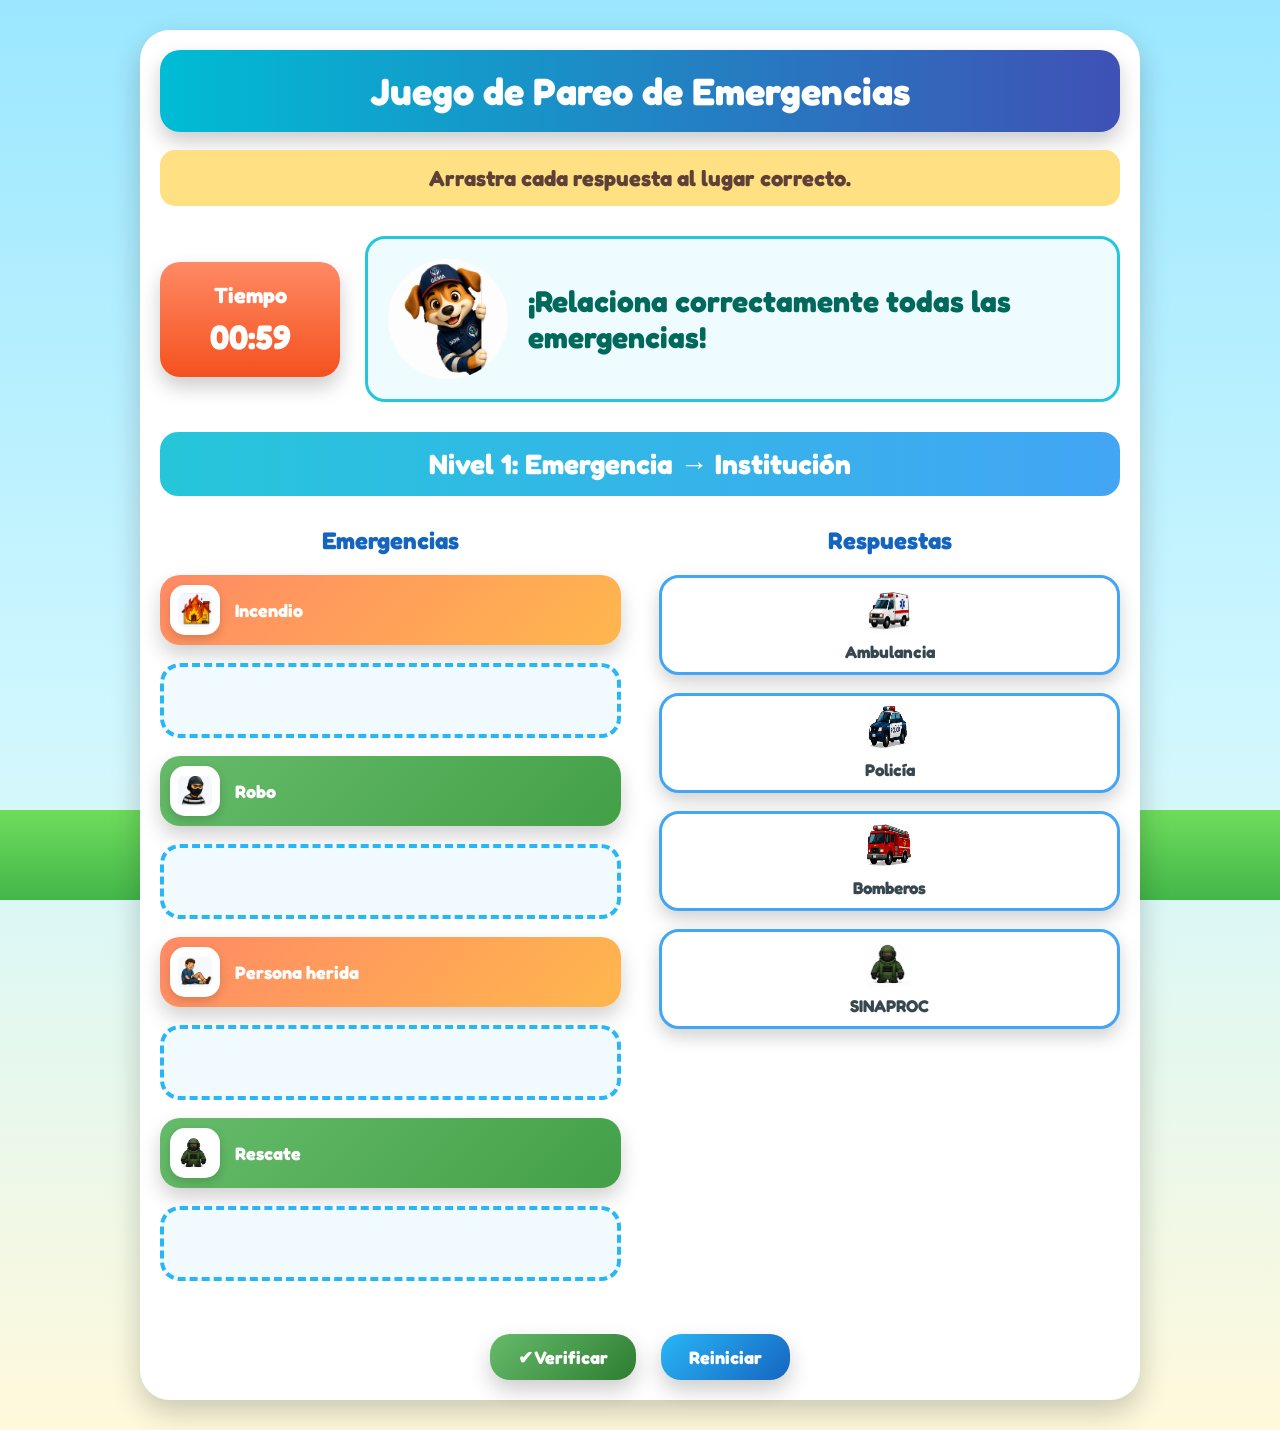
<file: index.html>
<!DOCTYPE html>
<html lang="es">

<head>

<meta charset="UTF-8">
<meta name="viewport" content="width=device-width, initial-scale=1.0">

<title>GEMA | Juego de Pareo</title>

<link rel="stylesheet" href="matchcss.css">

<link href="https://fonts.googleapis.com/css2?family=Fredoka:wght@400;500;600;700&display=swap" rel="stylesheet">
<link rel="icon" type="image/png" href="LOGO-removebg.png">


</head>

<body>

<div class="fondo">

    <div class="contenedor">

        <header>

            <h1> Juego de Pareo de Emergencias </h1>

            <p>
                Arrastra cada respuesta al lugar correcto.
            </p>

        </header>

        <section class="panelSuperior">

            <div class="cronometro">

                <span> Tiempo</span>

                <div id="timer">
                    01:00
                </div>

            </div>

            <div class="mascotaBox">

                <img src="mascota.png" class="mascota">

                <div id="msg">

                    <h1>¡Relaciona correctamente todas las emergencias!</h1>

                </div>

            </div>

        </section>

        <section class="nivel">

            <h2 id="nivelTitulo">

                Nivel 1: Emergencia → Institución

            </h2>

        </section>

        <section class="juego">

            <div class="columna">

                <h3>Emergencias</h3>

                <div id="izq"></div>

            </div>

            <div class="columna">

                <h3>Respuestas</h3>

                <div id="der"></div>

            </div>

        </section>

        <div class="botones">

            <button class="btn verificar" onclick="verificar()">

                ✔ Verificar

            </button>

            <button class="btn reiniciar" onclick="location.reload()">

                 Reiniciar

            </button>

        </div>

    </div>

</div>

<!-- MODAL -->

<div id="modal" class="modal">

    <div class="ventana">

        <img src="mascota.png" class="mascotaGrande">

        <div class="contenidoModal">

            <h2>Resultado</h2>

            <div id="resultado"></div>

            <h3 id="mensajeFinal"></h3>

            <button class="btn continuar" onclick="cerrarModal()">

                Continuar

            </button>

        </div>

    </div>

</div>

<script src="script.js"></script>

</body>
</html>
</file>
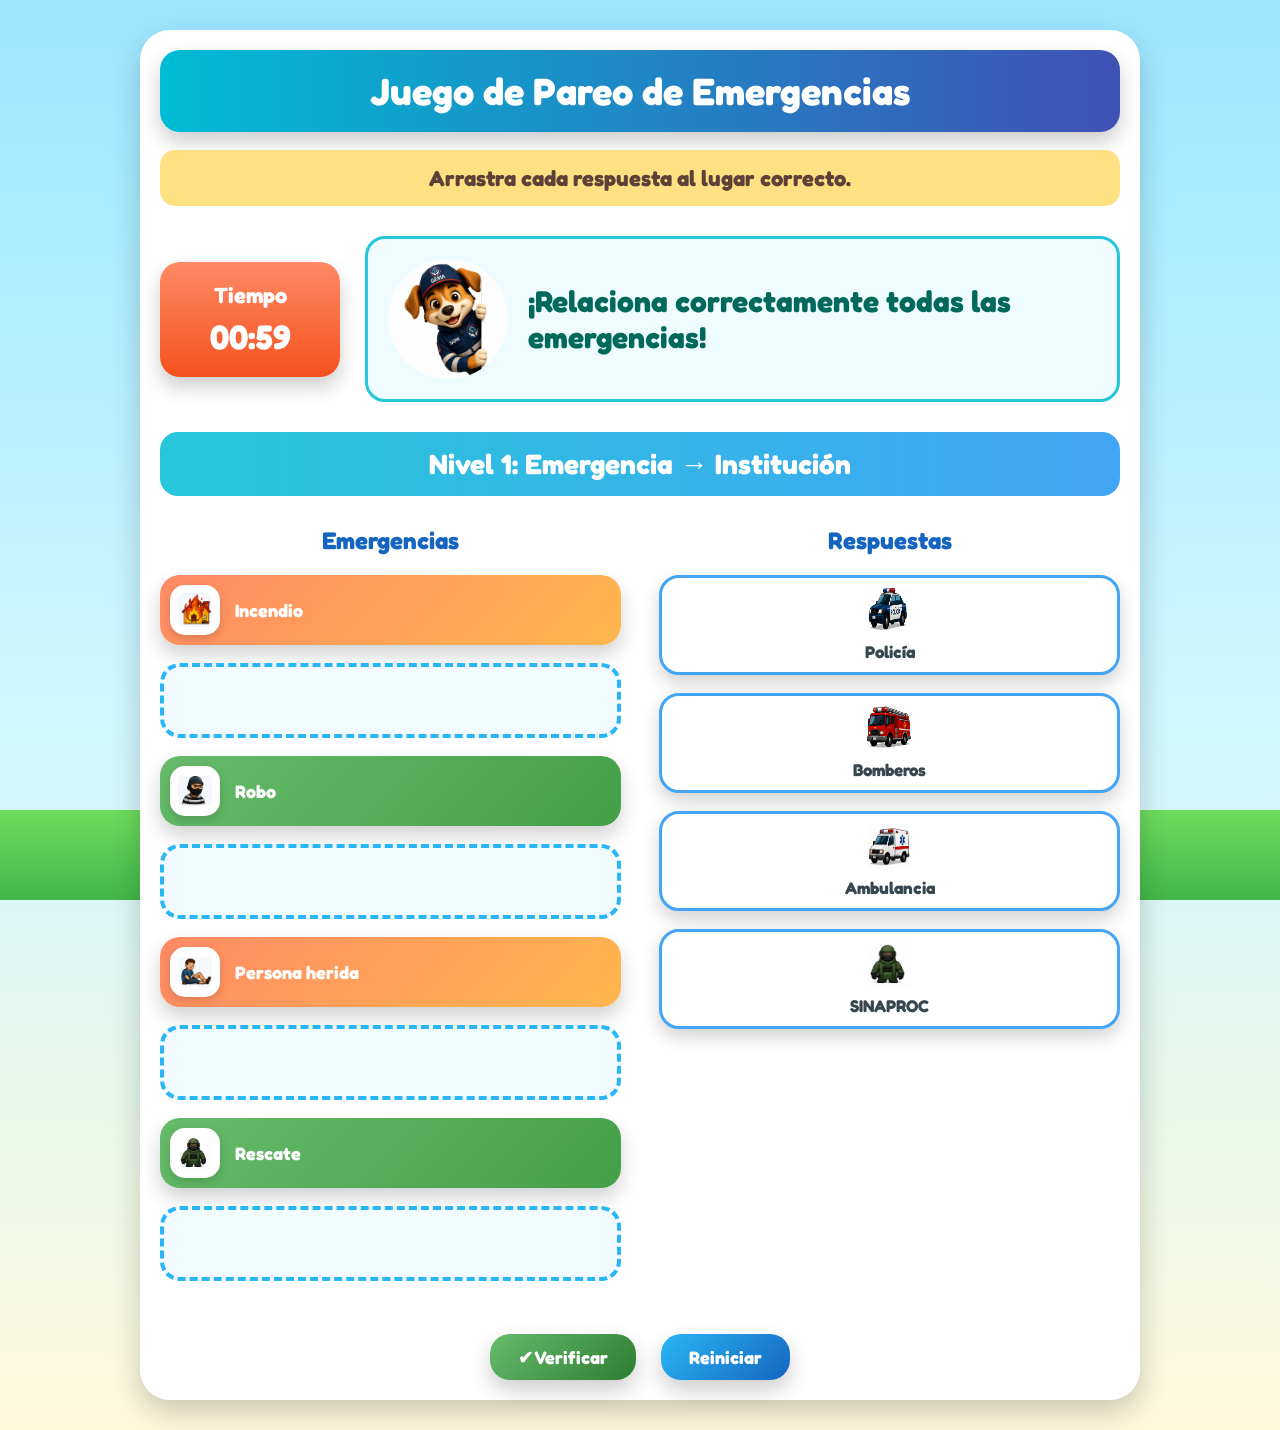
<file: matchtml.html>
<!DOCTYPE html>
<html lang="es">

<head>

<meta charset="UTF-8">
<meta name="viewport" content="width=device-width, initial-scale=1.0">

<title>GEMA | Juego de Pareo</title>

<link rel="stylesheet" href="matchcss.css">

<link href="https://fonts.googleapis.com/css2?family=Fredoka:wght@400;500;600;700&display=swap" rel="stylesheet">

</head>

<body>

<div class="fondo">

    <div class="contenedor">

        <header>

            <h1> Juego de Pareo de Emergencias </h1>

            <p>
                Arrastra cada respuesta al lugar correcto.
            </p>

        </header>

        <section class="panelSuperior">

            <div class="cronometro">

                <span> Tiempo</span>

                <div id="timer">
                    01:00
                </div>

            </div>

            <div class="mascotaBox">

                <img src="mascota.png" class="mascota">

                <div id="msg">

                    <h1>¡Relaciona correctamente todas las emergencias!</h1>

                </div>

            </div>

        </section>

        <section class="nivel">

            <h2 id="nivelTitulo">

                Nivel 1: Emergencia → Institución

            </h2>

        </section>

        <section class="juego">

            <div class="columna">

                <h3>Emergencias</h3>

                <div id="izq"></div>

            </div>

            <div class="columna">

                <h3>Respuestas</h3>

                <div id="der"></div>

            </div>

        </section>

        <div class="botones">

            <button class="btn verificar" onclick="verificar()">

                ✔ Verificar

            </button>

            <button class="btn reiniciar" onclick="location.reload()">

                 Reiniciar

            </button>

        </div>

    </div>

</div>

<!-- MODAL -->

<div id="modal" class="modal">

    <div class="ventana">

        <img src="mascota.png" class="mascotaGrande">

        <div class="contenidoModal">

            <h2>Resultado</h2>

            <div id="resultado"></div>

            <h3 id="mensajeFinal"></h3>

            <button class="btn continuar" onclick="cerrarModal()">

                Continuar

            </button>

        </div>

    </div>

</div>

<script src="script.js"></script>

</body>
</html>
</file>
<file: matchcss.css>
/*==================================
        CONFIGURACIÓN GENERAL
===================================*/

*{
    margin:0;
    padding:0;
    box-sizing:border-box;
    font-family:'Fredoka',sans-serif;
}

body{

    background:linear-gradient(180deg,#9be7ff,#cff7ff,#fff9db);

    min-height:100vh;

    overflow-x:hidden;

}

/* Césped */

body::after{

    content:"";

    position:fixed;

    bottom:0;

    left:0;

    width:100%;

    height:90px;

    background:linear-gradient(#6edc5c,#43b649);

    z-index:-2;

}

/*==================================
        CONTENEDOR
===================================*/

.fondo{

    padding:30px;

}

.contenedor{

      width:95%;
    max-width:1000px;
    margin:auto;
    background:white;
    border-radius:30px;
    padding:20px;
    box-shadow:0 12px 30px rgba(0,0,0,.20);

}

/*==================================
            ENCABEZADO
===================================*/

header{

    text-align:center;

    margin-bottom:30px;

}

header h1{

    background:linear-gradient(90deg,#00bcd4,#3f51b5);

    color:white;

    padding:18px;

    border-radius:20px;

    font-size:38px;

    box-shadow:0 10px 20px rgba(0,0,0,.20);

}

header p{

    margin-top:18px;

    background:#ffe082;

    color:#5d4037;

    font-size:22px;

    font-weight:bold;

    padding:15px;

    border-radius:15px;

}

/*==================================
        PANEL SUPERIOR
===================================*/

.panelSuperior{

    display:flex;

    justify-content:space-between;

    align-items:center;

    gap:25px;

    margin-bottom:30px;

}

/*==================================
          CRONÓMETRO
===================================*/

.cronometro{

    width:180px;

    background:linear-gradient(#ff8a65,#f4511e);

    color:white;

    border-radius:20px;

    padding:20px;

    text-align:center;

    box-shadow:0 10px 20px rgba(0,0,0,.20);

}

.cronometro span{

    font-size:22px;

    font-weight:bold;

}

#timer{

    margin-top:8px;

    font-size:34px;

    font-weight:bold;

}

/*==================================
            MASCOTA
===================================*/

.mascotaBox{

    flex:1;

    display:flex;

    align-items:center;

    gap:20px;

    background:#eefcff;

    border:3px solid #26c6da;

    border-radius:20px;

    padding:20px;

}

.mascota{

    width:120px;

    border-radius:50%;

}

.mascotaGrande{

    width:180px;

}

#msg{

    font-size:20px;

    font-weight:bold;

    color:#00695c;

}

/*==================================
            NIVEL
===================================*/

#nivelTitulo{

    background:linear-gradient(90deg,#26c6da,#42a5f5);

    color:white;

    text-align:center;

    padding:15px;

    border-radius:18px;

    margin-bottom:30px;

    font-size:28px;

}

/*==================================
        TABLERO
===================================*/

.juego{

    display:flex;
    justify-content:space-between;
    gap:20px;

}

.columna{

    width:48%;

}

.columna h3{

    text-align:center;

    margin-bottom:20px;

    color:#1565c0;

    font-size:24px;

}

/*==================================
        TARJETAS DEL JUEGO
===================================*/

.tarjeta{

    display:flex;

    align-items:center;

    gap:15px;

    padding:10px;

    margin-bottom:18px;

    border-radius:20px;

    color:white;

    font-size:18px;

    font-weight:bold;

    box-shadow:0 10px 20px rgba(0,0,0,.18);

    transition:.25s;

}

.tarjeta:hover{

    transform:translateY(-3px);

}

/* Colores de las tarjetas */

#izq .tarjeta:nth-child(4n+1){

    background:linear-gradient(135deg,#ff8a65,#ffb74d);

}

#izq .tarjeta:nth-child(4n+2){

    background:linear-gradient(135deg,#26c6da,#4fc3f7);

}

#izq .tarjeta:nth-child(4n+3){

    background:linear-gradient(135deg,#66bb6a,#43a047);

}

#izq .tarjeta:nth-child(4n+4){

    background:linear-gradient(135deg,#9575cd,#7e57c2);

}

.tarjeta img{

    width:50px;

    height:50px;

    object-fit:contain;

    background:white;

    padding:8px;

    border-radius:15px;

    box-shadow:0 4px 10px rgba(0,0,0,.15);

}

/*==================================
        ZONAS DE RESPUESTA
===================================*/

.opcion{

    height:75px;

    margin-bottom:18px;

    border:4px dashed #29b6f6;

    border-radius:20px;

    background:#f1fbff;

    display:flex;

    align-items:center;

    justify-content:center;

    transition:.25s;

}

.opcion:hover{

    background:#d8f5ff;

    transform:scale(1.03);

    border-color:#00acc1;

}

/*==================================
      TARJETAS ARRASTRABLES
===================================*/

.arr{

    background:white;

    border:3px solid #42a5f5;

    border-radius:20px;

    padding:10px;

    margin-bottom:18px;

    text-align:center;

    cursor:grab;

    font-size:17px;

    font-weight:bold;

    color:#37474f;

    box-shadow:0 8px 18px rgba(0,0,0,.18);

    transition:.25s;

}

.arr:hover{

    transform:translateY(-6px) scale(1.02);

    box-shadow:0 12px 24px rgba(0,0,0,.22);

}

.arr:active{

    cursor:grabbing;

}

.arr img{

    width:45px;

    height:45px;

    display:block;

    margin:auto;

    margin-bottom:8px;

}

/* Cuando la tarjeta se coloca */

.opcion .arr{

    width:96%;

    height:100%;

    margin:0;

    border:2px solid #26c6da;

    background:#ffffff;

    display:flex;

    flex-direction:column;

    justify-content:center;

    align-items:center;

}

/*==================================
            BOTONES
===================================*/

.botones{

    display:flex;

    justify-content:center;

    gap:25px;

    margin-top:35px;

    flex-wrap:wrap;

}

.btn{

    border:none;

    border-radius:20px;

    padding:12px 28px;

    color:white;

    font-size:18px;

    font-weight:bold;

    cursor:pointer;

    transition:.30s;

    box-shadow:0 10px 22px rgba(0,0,0,.20);

}

.verificar{

    background:linear-gradient(135deg,#66bb6a,#2e7d32);

}

.reiniciar{

    background:linear-gradient(135deg,#29b6f6,#1565c0);

}

.continuar{

    background:linear-gradient(135deg,#ab47bc,#6a1b9a);

}

.btn:hover{

    transform:translateY(-5px) scale(1.04);

    box-shadow:0 14px 28px rgba(0,0,0,.25);

}

.btn:active{

    transform:scale(.96);

}

/*==================================
              MODAL
===================================*/

.modal{

    display:none;

    position:fixed;

    inset:0;

    background:rgba(0,0,0,.55);

    justify-content:center;

    align-items:center;

    backdrop-filter:blur(4px);

    z-index:999;

}

.ventana{

    width:700px;

    max-width:95%;

    background:linear-gradient(180deg,#ffffff,#f7fcff);

    border-radius:25px;

    padding:30px;

    display:flex;

    align-items:center;

    gap:25px;

    box-shadow:0 20px 40px rgba(0,0,0,.30);

}

.contenidoModal{

    flex:1;

}

.contenidoModal h2{

    color:#5e35b1;

    font-size:34px;

    margin-bottom:15px;

}

#resultado{

    font-size:22px;

    color:#37474f;

    line-height:1.7;

    margin-bottom:15px;

}

#mensajeFinal{

    color:#2e7d32;

    font-size:28px;

    font-weight:bold;

    margin-bottom:20px;

}

/*==================================
        BOTÓN DEL MODAL
===================================*/

.ventana button{

    border:none;

    background:linear-gradient(135deg,#42a5f5,#1565c0);

    color:white;

    padding:15px 35px;

    border-radius:18px;

    font-size:20px;

    font-weight:bold;

    cursor:pointer;

    transition:.30s;

    box-shadow:0 8px 18px rgba(0,0,0,.20);

}

.ventana button:hover{

    transform:translateY(-3px);

    box-shadow:0 12px 24px rgba(0,0,0,.25);

}

/*==================================
        RESPONSIVE
===================================*/

@media(max-width:1000px){

    .panelSuperior{

        flex-direction:column;

        align-items:center;

    }

    .juego{

        flex-direction:column;

        gap:35px;

    }

    .columna{

        width:100%;

    }

}

@media(max-width:700px){

    .contenedor{

        padding:18px;

    }

    header h1{

        font-size:30px;
        padding:14px;

    }

    header p{

        font-size:18px;
        padding:12px;

    }

    #nivelTitulo{

        font-size:24px;

    }

    .cronometro{

        width:150%;
        padding:15px;

    }

    .mascota{

        width:90px;

    }

    .mascotaGrande{

        width:140px;

    }

    .tarjeta{

        font-size:18px;

    }

    .arr{

        font-size:18px;

    }

    .btn{

        width:100%;

        font-size:18px;

    }

    .botones{

        flex-direction:column;

        gap:15px;

    }

    .ventana{

        flex-direction:column;

        text-align:center;

    }

}

@media (max-width:1280px){

    .contenedor{

        width:98%;

        padding:20px;

    }

    .juego{

        gap:20px;

    }

    .tarjeta{

        font-size:18px;

    }

    .arr{

        font-size:17px;

    }

    .tarjeta img{

        width:50px;

        height:50px;

    }

}
</file>
